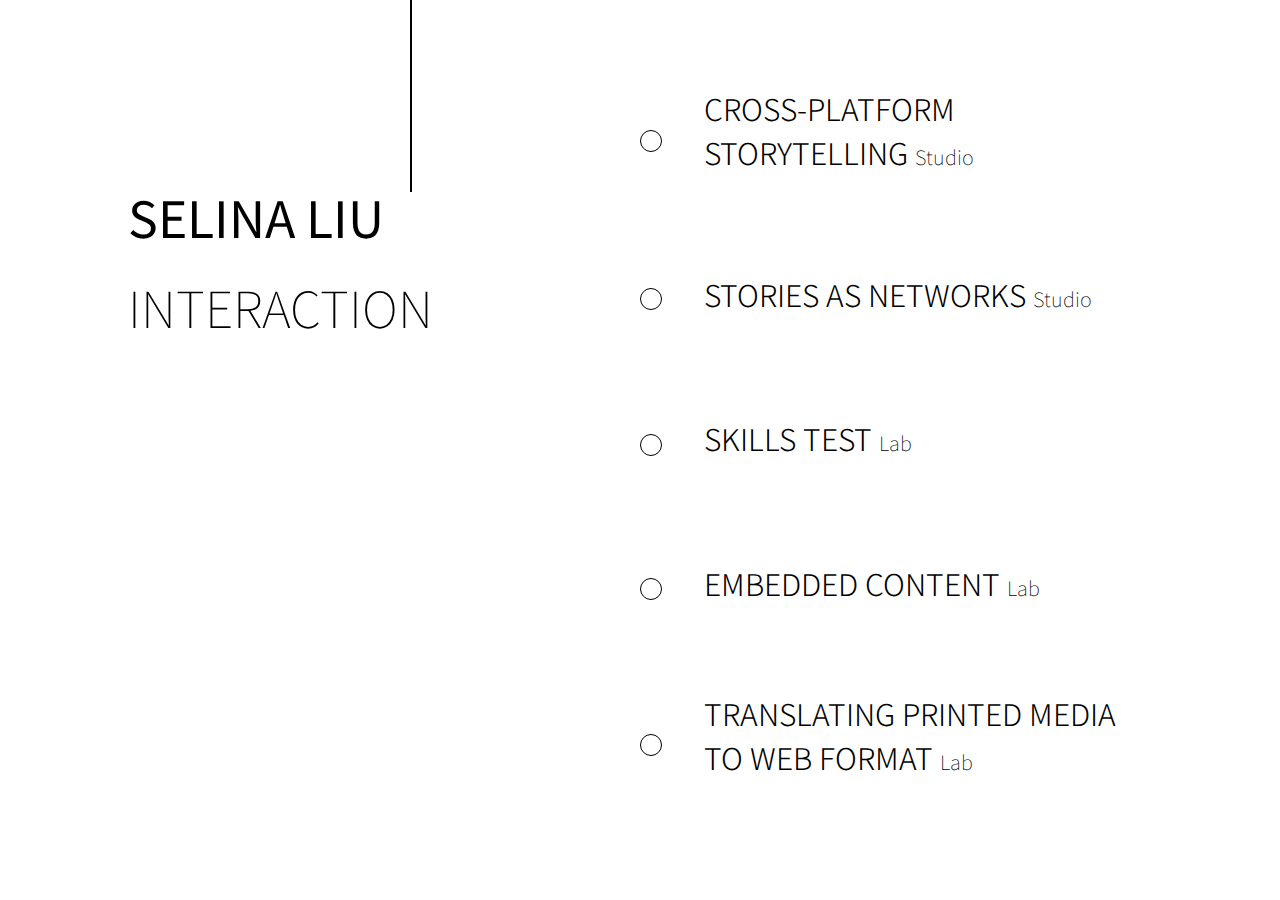
<file: index.html>
<!DOCTYPE html>
  <html>
    <head>
      <meta charset="utf-8">
      <meta name="viewport" content="width=device-width, initial-scale=1" />
      <title> CORE LAB INTERACTION </title>
      <link href="style.css" rel="stylesheet">
      <link rel="preconnect" href="https://fonts.gstatic.com">
      <link href="https://fonts.googleapis.com/css2?family=Noto+Sans+SC:wght@100;300;400&display=swap" rel="stylesheet">
    </head>
    <body>

      <div class="title"> Selina Liu </div>
      <div class="title2"> Interaction </div>
      <div class="vl"> </div>

      <img src="image.png" class="image">
      <img src="image2.png" class="image2">
      <img src="image3.png" class="image3">
      <img src="image4.png" class="image4">
      <img src="image5.png" class="image5">
      <img src="image6.png" class="image6">
      <img src="image7.png" class="image7">
      <img src="image8.png" class="image8">
      <img src="image9.png" class="image9">

      <div class="container">

        <div class="box">
          <a class="link" href="https://selinalz.github.io/project1/">
            Cross-Platform <br> Storytelling <span class="text"> studio </span>
          </a>
        </div>
        <div class="circle"> </div>

        <div class="box2">
          <a class="link2" href="https://selinalz.github.io/project2/">
            Stories As Networks <span class="text"> studio </span>
          </a>
        </div>
        <div class="circle2"> </div>

        <div class="box3">
          <a class="link3" href="https://selinalz.github.io/assignment1/">
            Skills Test <span class="text"> lab </span>
          </a>
        </div>
        <div class="circle3"> </div>

        <div class="box4">
          <a class="link4" href="https://selinalz.github.io/exercise1/">
             Embedded Content <span class="text"> lab </span>
          </a>
        </div>
        <div class="circle4"> </div>

        <div class="box5">
          <a class="link5" href="https://selinalz.github.io/exercise2/">
             Translating Printed Media to Web Format <span class="text"> lab </span>
          </a>
        </div>
        <div class="circle5"> </div>

        <div class="box6">
          <a class="link6" href="https://selinalz.github.io/exercise3/">
             Multimedia Story <span class="text"> lab </span>
          </a>
        </div>
        <div class="circle6"> </div>

        <div class="box7">
          <a class="link7" href="https://selinalz.github.io/exercise4/">
             Media Queries + CSS <br> Animation <span class="text"> lab </span>
          </a>
        </div>
        <div class="circle7"> </div>

        <div class="box8">
          <a class="link8" href="https://selinalz.github.io/assignment2/">
             Digital Zine <span class="text"> lab </span>
          </a>
        </div>
        <div class="circle8"> </div>

        <div class="box9">
          <a class="link9" href="https://meteor-savory-louse.glitch.me">
             Intro to Javascript <span class="text"> lab </span>
          </a>
        </div>
        <div class="circle9"> </div>

      </div>

    </body>

    <script src="script.js" charset="utf-8"> </script>

    </html>
</file>
<file: style.css>
.container{
  position: absolute;
  top: 5%;
  left: 50%;
  width: 40%;
  height: 90%;
  overflow: scroll;
}

::-webkit-scrollbar {
	width: 0px;
	background: transparent;
}

.title{
	position: absolute;
	top: 20%;
	left: 10%;
	font-family: 'Noto Sans SC', sans-serif;
	font-weight: 400;
	font-size: 50px;
	text-transform: uppercase;
}

.vl{
  position: absolute;
  top: 0%;
  left: 30%;
  height: 190px;
  border: 1px solid black;
}

.title2{
	position: absolute;
	top: 30%;
	left: 10%;
	font-family: 'Noto Sans SC', sans-serif;
	font-weight: 100;
	font-size: 50px;
	text-transform: uppercase;
}

.text{
	font-family: 'Noto Sans SC', sans-serif;
	font-weight: 100;
	font-size: 20px;
	text-transform: capitalize;
}

.box{
  position: absolute;
	top: 5%;
  left: 10%;
  width: 70%;
  height: 15%;
}

.link{
	position: absolute;
	font-family: 'Noto Sans SC', sans-serif;
	font-weight: 300;
	font-size: 30px;
	text-transform: uppercase;
	color: black;
	text-decoration: none;
}

.circle{
  position: absolute;
	top: 10.5%;
	left: 0%;
  width: 20px;
  height: 20px;
  border-radius: 50%;
  border: 1px solid black;
}

.image{
	position: absolute;
  top: 50%;
	left: 10%;
	width: 30%;
	opacity: 0%;
}

.box2{
  position: absolute;
  top: 28%;
  left: 10%;
  width: 70%;
  height: 15%;
}

.link2{
	position: absolute;
	font-family: 'Noto Sans SC', sans-serif;
	font-weight: 300;
	font-size: 30px;
	text-transform: uppercase;
	color: black;
	text-decoration: none;
}

.circle2{
  position: absolute;
	top: 30%;
	left: 0%;
  width: 20px;
  height: 20px;
  border-radius: 50%;
  border: 1px solid black;
}

.image2{
	position: absolute;
  top: 50%;
	left: 10%;
	width: 30%;
	opacity: 0%;
}

.box3{
  position: absolute;
  top: 45.8%;
  left: 10%;
  width: 70%;
  height: 15%;
}

.link3{
	position: absolute;
	font-family: 'Noto Sans SC', sans-serif;
	font-weight: 300;
	font-size: 30px;
	text-transform: uppercase;
	color: black;
	text-decoration: none;
}

.circle3{
  position: absolute;
	top: 48%;
	left: 0%;
  width: 20px;
  height: 20px;
  border-radius: 50%;
  border: 1px solid black;
}

.image3{
	position: absolute;
  top: 50%;
	left: 10%;
	width: 30%;
	opacity: 0%;
}

.box4{
  position: absolute;
  top: 63.7%;
  left: 10%;
  width: 70%;
  height: 15%;
}

.link4{
	position: absolute;
	font-family: 'Noto Sans SC', sans-serif;
	font-weight: 300;
	font-size: 30px;
	text-transform: uppercase;
	color: black;
	text-decoration: none;
}

.circle4{
  position: absolute;
	top: 65.8%;
	left: 0%;
  width: 20px;
  height: 20px;
  border-radius: 50%;
  border: 1px solid black;
}

.image4{
	position: absolute;
  top: 50%;
	left: 10%;
	width: 30%;
	opacity: 0%;
}

.box5{
  position: absolute;
  top: 79.8%;
  left: 10%;
  width: 70%;
  height: 15%;
}

.link5{
	position: absolute;
	font-family: 'Noto Sans SC', sans-serif;
	font-weight: 300;
	font-size: 30px;
	text-transform: uppercase;
	color: black;
	text-decoration: none;
}

.circle5{
  position: absolute;
	top: 85.1%;
	left: 0%;
  width: 20px;
  height: 20px;
  border-radius: 50%;
  border: 1px solid black;
}

.image5{
	position: absolute;
  top: 50%;
	left: 10%;
	width: 30%;
	opacity: 0%;
}

.box6{
  position: absolute;
  top: 103.5%;
  left: 10%;
  width: 70%;
  height: 15%;
}

.link6{
	position: absolute;
	font-family: 'Noto Sans SC', sans-serif;
	font-weight: 300;
	font-size: 30px;
	text-transform: uppercase;
	color: black;
	text-decoration: none;
}

.circle6{
  position: absolute;
	top: 105.6%;
	left: 0%;
  width: 20px;
  height: 20px;
  border-radius: 50%;
  border: 1px solid black;
}

.image6{
	position: absolute;
  top: 50%;
	left: 10%;
	width: 30%;
	opacity: 0%;
}

.box7{
  position: absolute;
  top: 121.5%;
  left: 10%;
  width: 70%;
  height: 15%;
}

.link7{
	position: absolute;
	font-family: 'Noto Sans SC', sans-serif;
	font-weight: 300;
	font-size: 30px;
	text-transform: uppercase;
	color: black;
	text-decoration: none;
}

.circle7{
  position: absolute;
	top: 126.7%;
	left: 0%;
  width: 20px;
  height: 20px;
  border-radius: 50%;
  border: 1px solid black;
}

.image7{
	position: absolute;
  top: 50%;
	left: 10%;
	width: 30%;
	opacity: 0%;
}

.box8{
  position: absolute;
  top: 146%;
  left: 10%;
  width: 70%;
  height: 15%;
}

.link8{
	position: absolute;
	font-family: 'Noto Sans SC', sans-serif;
	font-weight: 300;
	font-size: 30px;
	text-transform: uppercase;
	color: black;
	text-decoration: none;
}

.circle8{
  position: absolute;
	top: 148.2%;
	left: 0%;
  width: 20px;
  height: 20px;
  border-radius: 50%;
  border: 1px solid black;
}

.image8{
	position: absolute;
  top: 50%;
	left: 10%;
	width: 30%;
	opacity: 0%;
}

.box9{
  position: absolute;
  top: 164%;
  left: 10%;
  width: 70%;
  height: 11.5%;
}

.link9{
	position: absolute;
	font-family: 'Noto Sans SC', sans-serif;
	font-weight: 300;
	font-size: 30px;
	text-transform: uppercase;
	color: black;
	text-decoration: none;
}

.circle9{
  position: absolute;
	top: 165.5%;
	left: 0%;
  width: 20px;
  height: 20px;
  border-radius: 50%;
  border: 1px solid black;
}

.image9{
	position: absolute;
  top: 50%;
	left: 10%;
	width: 30%;
	opacity: 0%;
}

@media only screen and (max-width: 1400px) {

  .container{
    width: 50%;
  }

  .vl{
    left: 31%;
  }
}

@media only screen and (max-width: 1300px) {

  .vl{
    left: 32%;
  }
}

@media only screen and (max-width: 1200px) {

  .vl{
    left: 34%;
  }
}

@media only screen and (max-width: 1100px) {

  .vl{
    left: 37%;
  }
}

@media only screen and (max-width: 1000px) {

  .vl{
    left: 42%;
  }
}

@media only screen and (max-width: 980px) {

  .container{
    top: 8%;
    width: 50%;
    height: 88%;
  }

  .title{
  	top: 20%;
  	left: 10%;
  	font-size: 45px;
  }

  .vl{
    left: 36%;
    height: 190px;
  }

  .title2{
  	top: 30%;
  	left: 10%;
  	font-size: 45px;
  }

  .text{
  	font-size: 15px;
  }

  .link{
  	font-size: 25px;
  }

  .link2{
  	font-size: 25px;
  }

  .link3{
  	font-size: 25px;
  }

  .link4{
  	font-size: 25px;
  }

  .link5{
  	font-size: 25px;
  }

  .link6{
  	font-size: 25px;
  }

  .link7{
  	font-size: 25px;
  }

  .link8{
  	font-size: 25px;
  }

  .link9{
  	font-size: 25px;
  }
}

@media only screen and (max-width: 900px) {

  .vl{
    left: 42%;
  }
}

@media only screen and (max-width: 800px) {

  .vl{
    left: 46%;
  }

  .container{
    top: 8%;
    left: 58%;
    width: 42%;
    height: 88%;
  }
}

@media only screen and (max-width: 700px) {

  .container{
    top: 8%;
    left: 55%;
    width: 42%;
    height: 88%;
  }

  .title{
  	top: 20%;
  	left: 5%;
  	font-size: 40px;
  }

  .vl{
    left: 41%;
    height: 180px;
  }

  .title2{
  	top: 28%;
  	left: 5%;
  	font-size: 40px;
  }

  .text{
  	font-size: 15px;
  }

  .link{
  	font-size: 20px;
  }

  .circle{
    top: 9%;
    width: 15px;
    height: 15px;
  }

  .link2{
  	font-size: 20px;
  }

  .circle2{
    top: 32%;
    width: 15px;
    height: 15px;
  }

  .link3{
    top: 20%;
  	font-size: 20px;
  }

  .circle3{
    top: 50%;
    width: 15px;
    height: 15px;
  }

  .link4{
  	font-size: 20px;
  }

  .circle4{
    top: 67.5%;
    width: 15px;
    height: 15px;
  }

  .link5{
  	font-size: 20px;
  }

  .circle5{
    top: 86%;
    width: 15px;
    height: 15px;
  }

  .link6{
  	font-size: 20px;
  }

  .circle6{
    top: 107.5%;
    width: 15px;
    height: 15px;
  }

  .link7{
  	font-size: 20px;
  }

  .circle7{
    top: 128%;
    width: 15px;
    height: 15px;
  }

  .link8{
  	font-size: 20px;
  }

  .circle8{
    top: 147.2%;
    width: 15px;
    height: 15px;
  }

  .link9{
  	font-size: 20px;
  }

  .circle9{
    top: 168%;
    width: 15px;
    height: 15px;
  }
}

@media only screen and (max-width: 600px) {

  .container{
    top: 8%;
    left: 61%;
    width: 39%;
    height: 88%;
  }

  .vl{
    left: 50%;
  }
}

@media only screen and (max-width: 400px) and (orientation: portrait) {

  .container{
    top: 28%;
    left: 25%;
    width: 75%;
    height: 62%;
  }

  .title{
  	top: 10%;
  	left: 10%;
  	font-size: 30px;
  }

  .vl{
    top: 0%;
    left: 54%;
    height: 110px;
  }

  .title2{
  	top: 15%;
  	left: 10%;
  	font-size: 30px;
  }

  .text{
  	font-size: 20px;
  }

  .box{
  	top: 5%;
    left: 10%;
    width: 70%;
    height: 15%;
  }

  .link{
  	font-size: 22px;
    line-height: 30px;
  }

  .circle{
  	top: 10%;
    width: 10px;
    height: 10px;
  }

  .image{
  	width: 0%;
  }

  .box2{
    top: 28%;
    left: 10%;
    width: 70%;
    height: 15%;
  }

  .link2{
    font-size: 22px;
    line-height: 30px;
  }

  .circle2{
  	top: 32.6%;
    width: 10px;
    height: 10px;
  }

  .image2{
  	width: 0%;
  }

  .box3{
    position: absolute;
    top: 45.8%;
    left: 10%;
    width: 70%;
    height: 15%;
  }

  .link3{
    font-size: 22px;
    line-height: 30px;
  }

  .circle3{
  	top: 48%;
    width: 10px;
    height: 10px;
  }

  .image3{
  	width: 0%;
  }

  .box4{
    top: 58%;
    left: 10%;
    width: 70%;
    height: 15%;
  }

  .link4{
    font-size: 22px;
    line-height: 30px;
  }

  .circle4{
  	top: 63%;
    width: 10px;
    height: 10px;
  }

  .image4{
  	width: 0%;
  }

  .box5{
    top: 76%;
    left: 10%;
    width: 70%;
    height: 15%;
  }

  .link5{
    font-size: 22px;
    line-height: 30px;
  }

  .circle5{
  	top: 84.2%;
    width: 10px;
    height: 10px;
  }

  .image5{
  	width: 0%;
  }

  .box6{
    top: 100%;
    left: 10%;
    width: 70%;
    height: 15%;
  }

  .link6{
    font-size: 22px;
    line-height: 30px;
  }

  .circle6{
  	top: 105.6%;
    width: 10px;
    height: 10px;
  }

  .image6{
  	width: 0%;
  }

  .box7{
    top: 118%;
    left: 10%;
    width: 70%;
    height: 15%;
  }

  .link7{
    font-size: 22px;
    line-height: 30px;
  }

  .circle7{
  	top: 125.8%;
    width: 10px;
    height: 10px;
  }

  .image7{
  	width: 0%;
  }

  .box8{
    top: 142%;
    left: 10%;
    width: 70%;
    height: 15%;
  }

  .link8{
    font-size: 22px;
    line-height: 30px;
  }

  .circle8{
  	top: 144%;
    width: 10px;
    height: 10px;
  }

  .image8{
  	width: 0%;
  }

  .box9{
    top: 154%;
    left: 10%;
    width: 70%;
    height: 11.5%;
  }

  .link9{
    font-size: 22px;
    line-height: 30px;
  }

  .circle9{
  	top: 159%;
    width: 10px;
    height: 10px;
  }

  .image9{
  	width: 0%;
  }
}
</file>
